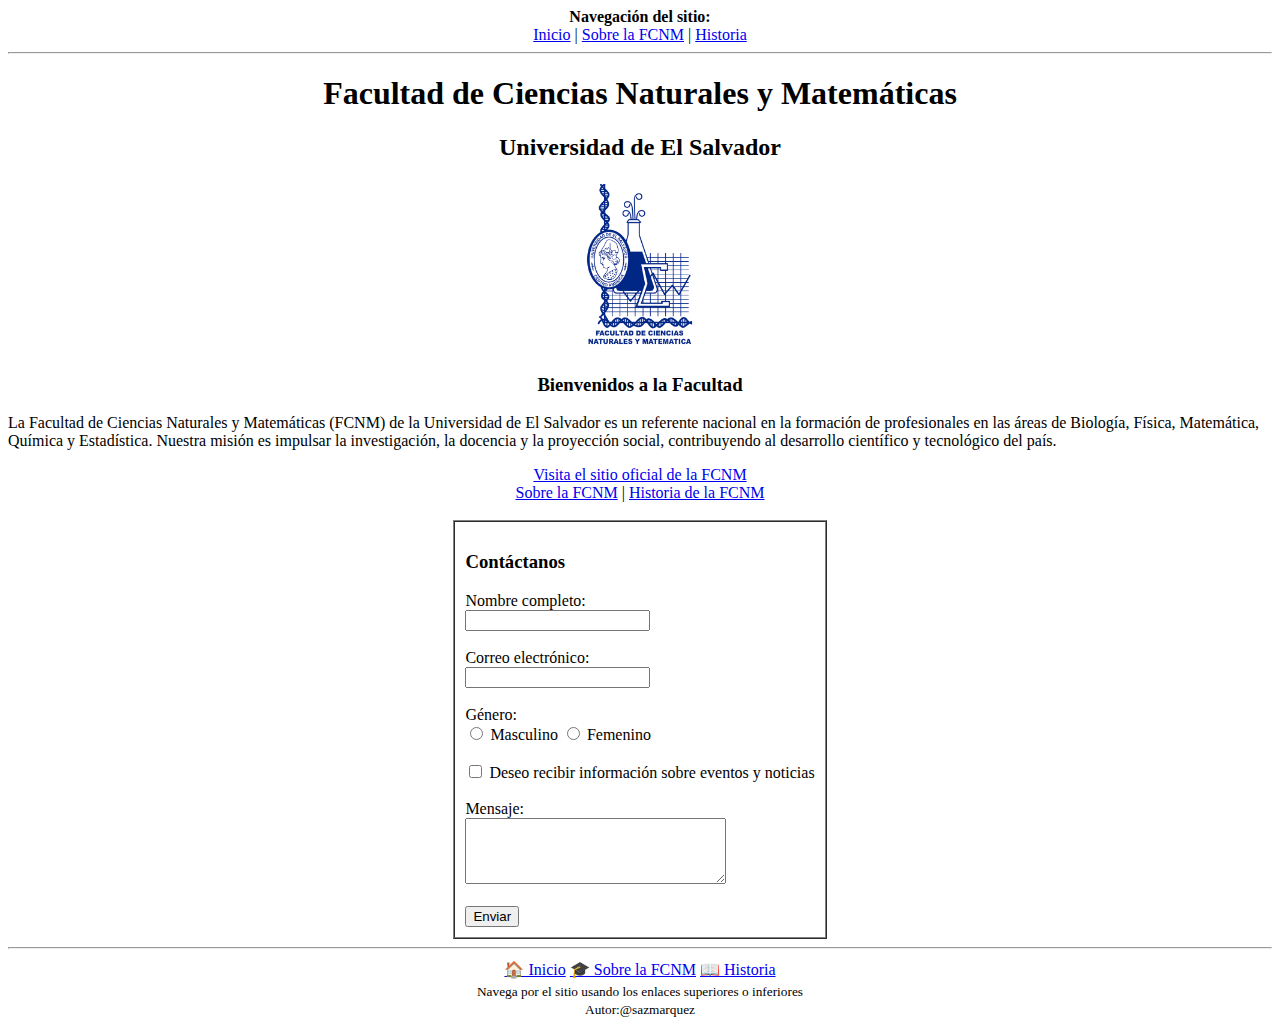
<file: sitiowebHTML/index.html>
<!DOCTYPE html>
    <html lang="es">
    <head>
        <meta charset="UTF-8">
        <meta name="viewport" content="width=device-width, initial-scale=1.0">
        <title>Facultad de Ciencias Naturales y Matemáticas - UES</title>
    </head>
    <body>
        <center>
            <b>Navegación del sitio:</b><br>
            <a href="index.html">Inicio</a> |
            <a href="fcnm.html">Sobre la FCNM</a> |
            <a href="historia.html">Historia</a>
            <hr>
            <h1>Facultad de Ciencias Naturales y Matemáticas</h1>
            <h2>Universidad de El Salvador</h2>
            <img src="./img/Logo_facultad_azul.png" alt="Logo de la FCNM UES" width="120">
            <h3>Bienvenidos a la Facultad</h3>
        </center>
        <p>
            La Facultad de Ciencias Naturales y Matemáticas (FCNM) de la Universidad de El Salvador es un referente nacional en la formación de profesionales en las áreas de Biología, Física, Matemática, Química y Estadística. Nuestra misión es impulsar la investigación, la docencia y la proyección social, contribuyendo al desarrollo científico y tecnológico del país.
        </p>
        <center><a href="https://www.facebook.com/Naturales.UES/?locale=es_LA">Visita el sitio oficial de la FCNM</a></center>

        <center>
            <a href="fcnm.html">Sobre la FCNM</a> |
            <a href="historia.html">Historia de la FCNM</a>
        </center>

        <br>
        <center>
            <table border="1" cellpadding="10" cellspacing="0">
                <tr>
                    <td>
                        <form action="#" method="post">
                            <h3>Contáctanos</h3>
                            <label for="nombre">Nombre completo:</label><br>
                            <input type="text" id="nombre" name="nombre" required><br><br>

                            <label for="correo">Correo electrónico:</label><br>
                            <input type="email" id="correo" name="correo" required><br><br>

                            <label>Género:</label><br>
                            <input type="radio" id="masculino" name="genero" value="masculino" required>
                            <label for="masculino">Masculino</label>
                            <input type="radio" id="femenino" name="genero" value="femenino">
                            <label for="femenino">Femenino</label><br><br>

                            <input type="checkbox" id="suscripcion" name="suscripcion" value="si">
                            <label for="suscripcion">Deseo recibir información sobre eventos y noticias</label><br><br>

                            <label for="mensaje">Mensaje:</label><br>
                            <textarea id="mensaje" name="mensaje" rows="4" cols="30" required></textarea><br><br>

                            <input type="submit" value="Enviar">
                        </form>
                    </td>
                </tr>
            </table>
        </center>
    </body>
    <footer>
        <center>
            <hr>
            <table>
                <tr>
                    <td><a href="index.html">🏠 Inicio</a></td>
                    <td><a href="fcnm.html">🎓 Sobre la FCNM</a></td>
                    <td><a href="historia.html">📖 Historia</a></td>
                </tr>
            </table>
            <small>Navega por el sitio usando los enlaces superiores o inferiores</small>
            <br>
            <small>Autor:@sazmarquez</small>
        </center>
    </footer>
</html>
</file>
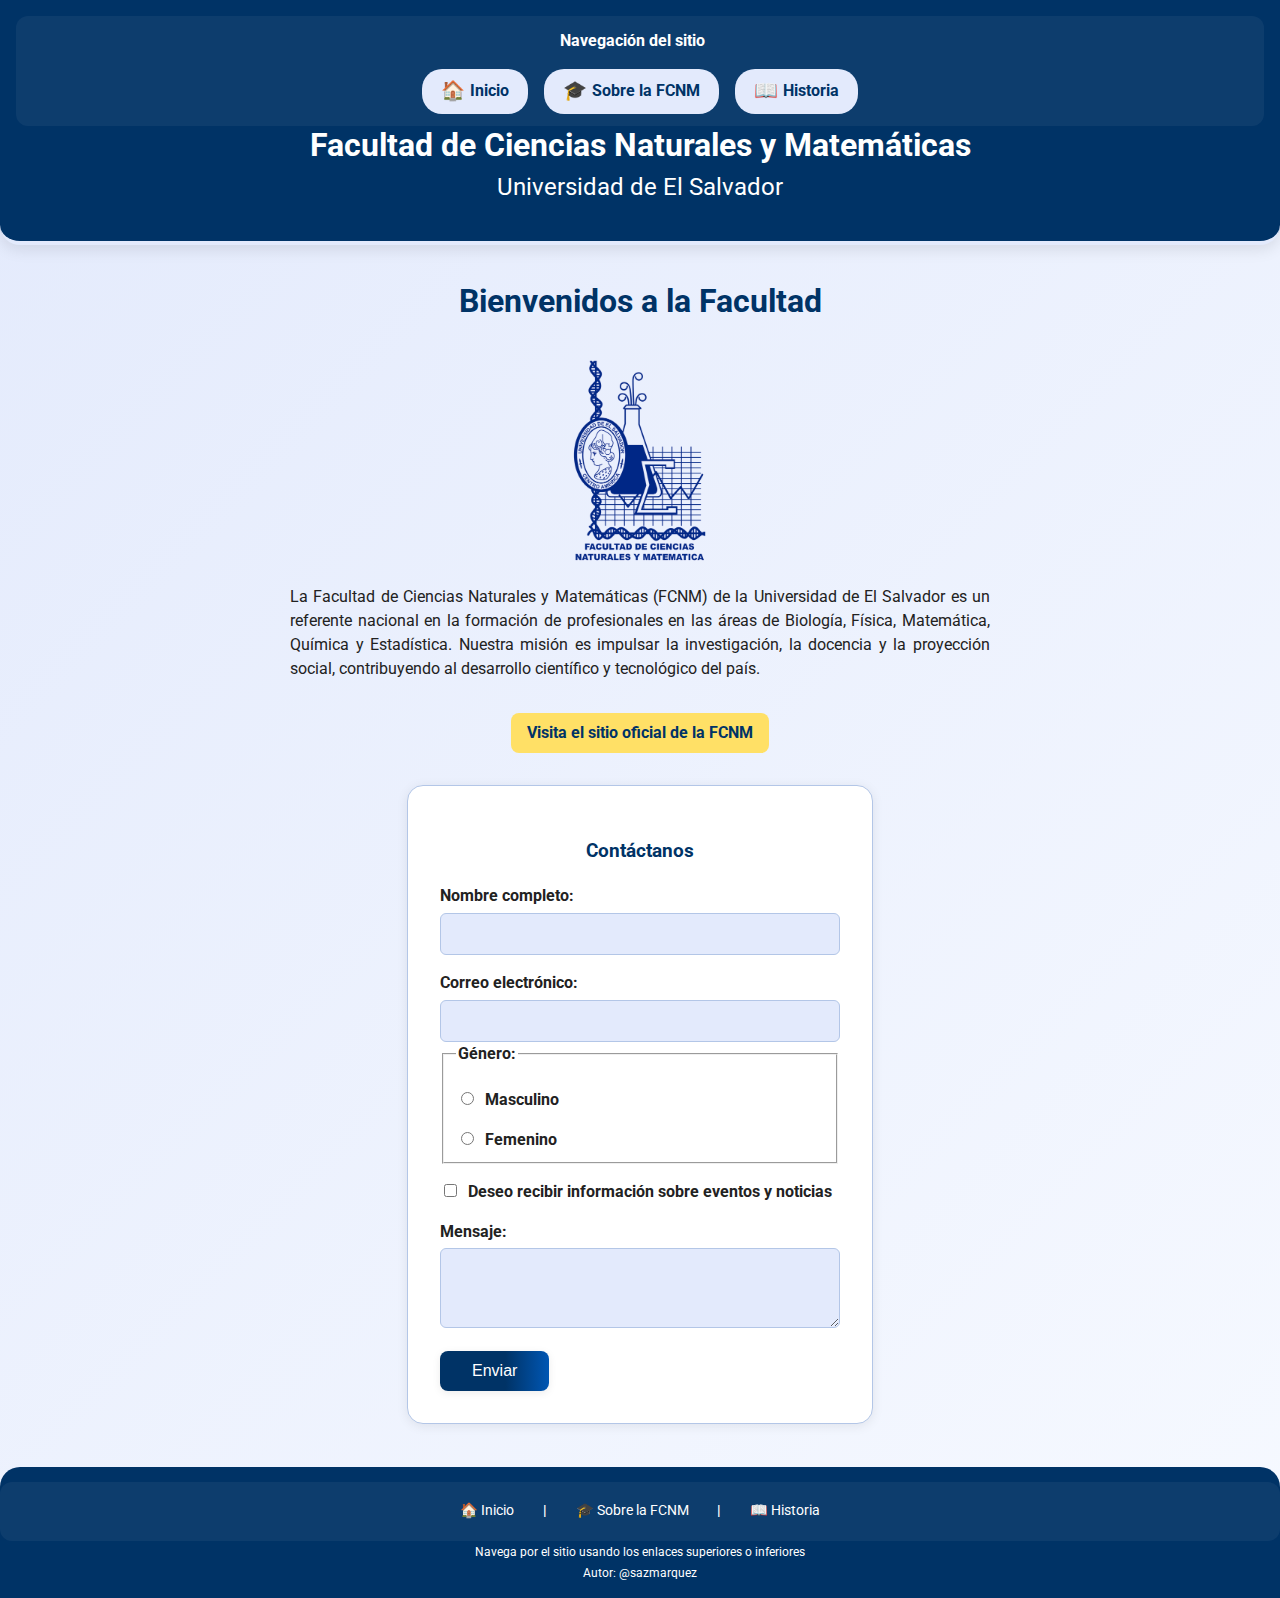
<file: M2_CSS_AlvaroSaz/sitiowebCSS/index.html>
<!DOCTYPE html>
<html lang="es">
<!-- Encabezado del documento -->
<head>
  <meta charset="UTF-8" />
  <meta name="viewport" content="width=device-width, initial-scale=1" />
  <title>Facultad de Ciencias Naturales y Matemáticas - UES</title>
  <link rel="stylesheet" href="styles.css" />
  <link href="https://fonts.googleapis.com/css2?family=Roboto:wght@400;700&display=swap" rel="stylesheet" />
</head>
<!-- Cuerpo del documento -->
<body>
  <header> <!-- Encabezado con navegación y título principal -->
    <nav>
      <span class="nav-titulo">Navegación del sitio</span><br/>
      <div class="nav-opciones">
        <ul class="nav-list"> <!-- Lista de enlaces de navegación -->
          <li><a href="index.html" class="nav-link"><span class="nav-icon">🏠</span> Inicio</a></li>
          <li><a href="fcnm.html" class="nav-link"><span class="nav-icon">🎓</span> Sobre la FCNM</a></li>
          <li><a href="historia.html" class="nav-link"><span class="nav-icon">📖</span> Historia</a></li>
        </ul>
      </div>
    </nav>
    <h1 class="main-title">Facultad de Ciencias Naturales y Matemáticas</h1>
    <h2 class="sub-title">Universidad de El Salvador</h2>
  </header>
  
  <!-- Sección principal del contenido -->
  <main>
    <section class="bienvenida">  <!-- Sección de bienvenida -->
      <h3 class="titulo-centrado">Bienvenidos a la Facultad</h3>
      <img src="./img/Logo_facultad_azul.png" alt="Logo de la FCNM UES" class="logo" />
      <p>
        La Facultad de Ciencias Naturales y Matemáticas (FCNM) de la Universidad de El Salvador es un referente nacional
        en la formación de profesionales en las áreas de Biología, Física, Matemática, Química y Estadística. Nuestra
        misión es impulsar la investigación, la docencia y la proyección social, contribuyendo al desarrollo científico
        y tecnológico del país.
      </p>
      <div class="centrado">
        <a href="https://www.facebook.com/Naturales.UES/?locale=es_LA" id="destacado" target="_blank" rel="noopener noreferrer">Visita el sitio oficial de la FCNM</a>
      </div>
    </section>
    <!-- Sección de formulario contacto -->
    <section class="formulario-contacto">
      <form action="#" method="post" class="formulario">
        <h3>Contáctanos</h3>
        <label for="nombre">Nombre completo:</label>
        <input type="text" id="nombre" name="nombre" required />

        <label for="correo">Correo electrónico:</label>
        <input type="email" id="correo" name="correo" required />

        <fieldset class="grupo-genero">
          <legend>Género:</legend>
          <label><input type="radio" id="masculino" name="genero" value="masculino" required /> Masculino</label>
          <label><input type="radio" id="femenino" name="genero" value="femenino" /> Femenino</label>
        </fieldset>

        <label><input type="checkbox" id="suscripcion" name="suscripcion" value="si" /> Deseo recibir información sobre eventos y noticias</label>

        <label for="mensaje">Mensaje:</label>
        <textarea id="mensaje" name="mensaje" rows="4" required></textarea>

        <input type="submit" value="Enviar" />
      </form>
    </section>
  </main>
  <!-- Pie de página con enlaces de navegación -->
  <footer>
    <nav>
      <a href="index.html">🏠 Inicio</a>
      <b>|</b>
      <a href="fcnm.html">🎓 Sobre la FCNM</a>
      <b>|</b>
      <a href="historia.html">📖 Historia</a>
    </nav>
    <small>Navega por el sitio usando los enlaces superiores o inferiores</small><br />
    <small>Autor: @sazmarquez</small>
  </footer>
</body>

</html>
</file>
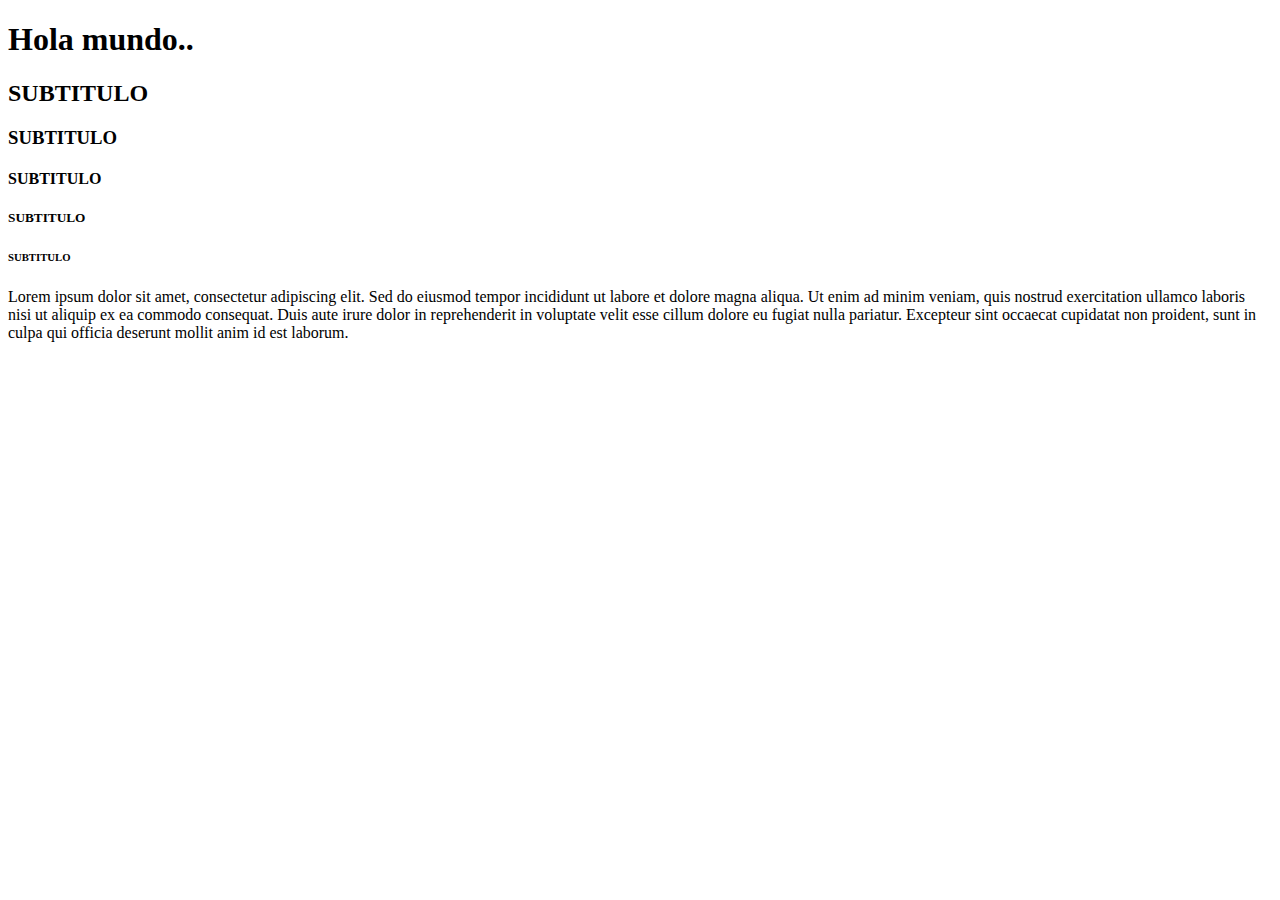
<file: clases HTML/encabezados_parrafo.html>
<!DOCTYPE html>
<!-- Declara que este documento es HTML5 --> 
<html lang="en">
<!-- Elemento raíz de toda la página HTML -->
    <head>
        <!-- Contiene metadatos como el título -->
        <meta charset="UTF-8">
        <!-- Define la codificación de caracteres del documento -->
        <meta name="viewport" content="width=device-width, initial-scale=1.0">
        <!-- Configura la vista para dispositivos móviles -->
        <title>Primera web</title>
        <!-- Título que aparece en la pestaña del navegador -->
    </head>   
    <body>
        <!-- Contenido visible de la página -->
        <h1>Hola mundo..</h1>
        <!-- Título principal de la página -->
        <h2>SUBTITULO</h2>
        <!-- Subtítulo de segundo nivel -->
        <h3>SUBTITULO</h3>
        <!-- Encabezado de tercer nivel -->
        <h4>SUBTITULO</h4>
        <!-- Encabezado de cuarto nivel -->
        <h5>SUBTITULO</h5>
        <!-- Encabezado de quinto nivel -->
        <h6>SUBTITULO</h6>
        <!-- Encabezado de sexto nivel -->
        <p>
            Lorem ipsum dolor sit amet, consectetur adipiscing elit. Sed do eiusmod tempor incididunt ut labore et dolore magna aliqua. Ut enim ad minim veniam, quis nostrud exercitation ullamco laboris nisi ut aliquip ex ea commodo consequat. Duis aute irure dolor in reprehenderit in voluptate velit esse cillum dolore eu fugiat nulla pariatur. Excepteur sint occaecat cupidatat non proident, sunt in culpa qui officia deserunt mollit anim id est laborum.
        </p>
        <!-- Párrafo de texto con contenido ficticio -->
        
    </body>
</html>
</file>
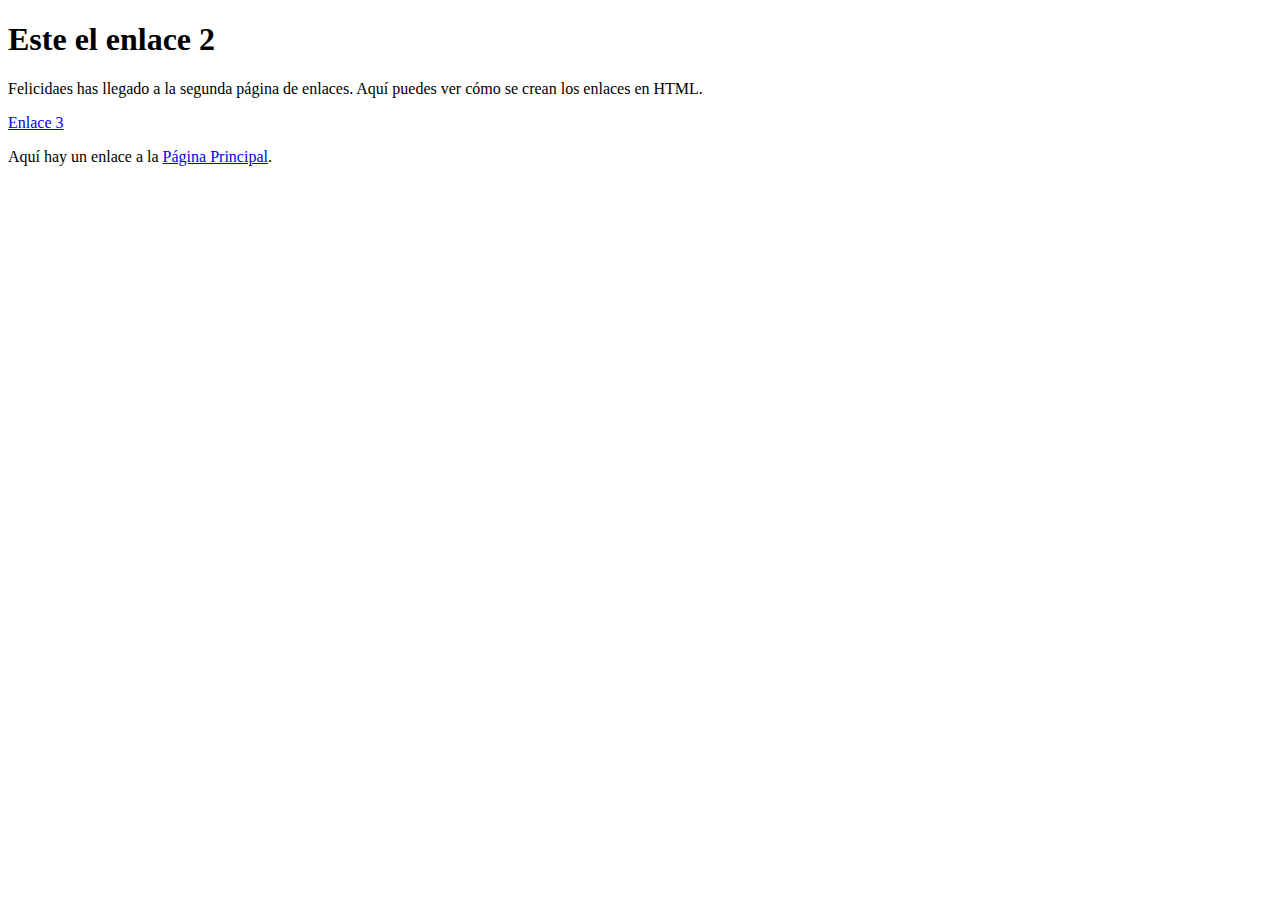
<file: clases HTML/enlace2.html>
<!DOCTYPE html>
<html lang="en">
<head>
    <meta charset="UTF-8">
    <meta name="viewport" content="width=device-width, initial-scale=1.0">
    <title>Enlace 2</title>
</head>
<body>
    <h1>Este el enlace 2</h1>
    <p>
        Felicidaes has llegado a la segunda página de enlaces. Aquí puedes ver cómo se crean los enlaces en HTML.
    </p>
    
    <p>
        <a href="enlace3.html">Enlace 3</a>
    </p>
    
    <p>
        Aquí hay un enlace a la <a href="enlaces.html">Página Principal</a>.
    </p>    
</body>
</html>
</file>
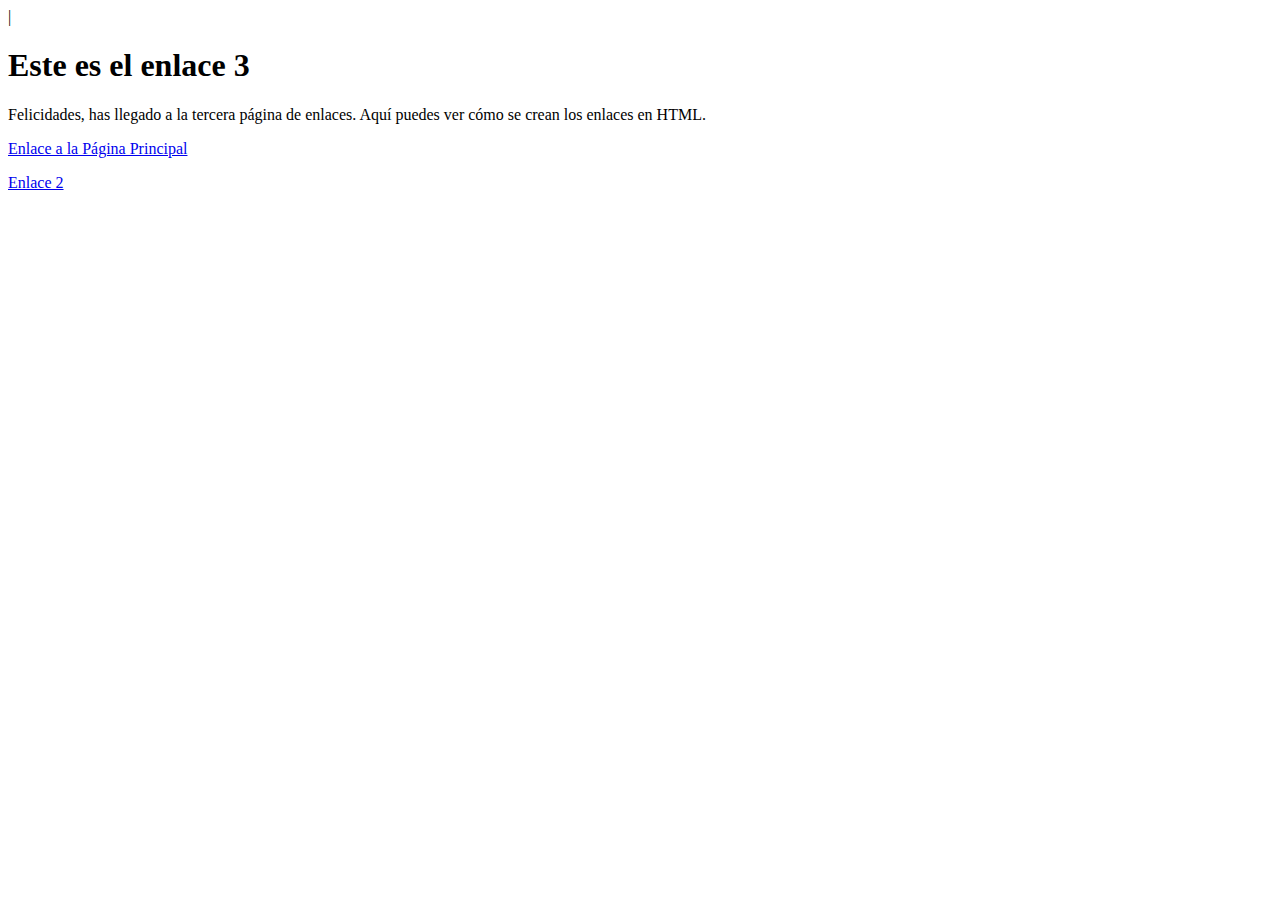
<file: clases HTML/enlace3.html>
<!DOCTYPE html>
<html lang="en">
<head>
    <meta charset="UTF-8">
    <meta name="viewport" content="width=device-width, initial-scale=1.0">
    <title>Enlace 3</title>
    <!-- Título que aparece en la pestaña del navegador -->|
</head>
<body>
    <h1>Este es el enlace 3</h1>
    <!-- Encabezado principal de la página -->

    <p>
        Felicidades, has llegado a la tercera página de enlaces. Aquí puedes ver cómo se crean los enlaces en HTML.
    </p>
    <!-- Párrafo de texto con contenido descriptivo -->

    <p>
        <a href="enlaces.html">Enlace a la Página Principal</a>
        <!-- Enlace hacia la página principal -->
    </p>

    <p>
        <a href="enlace2.html">Enlace 2</a>
        <!-- Enlace hacia la segunda página -->
    </p>
    
</body>
</html>
</file>
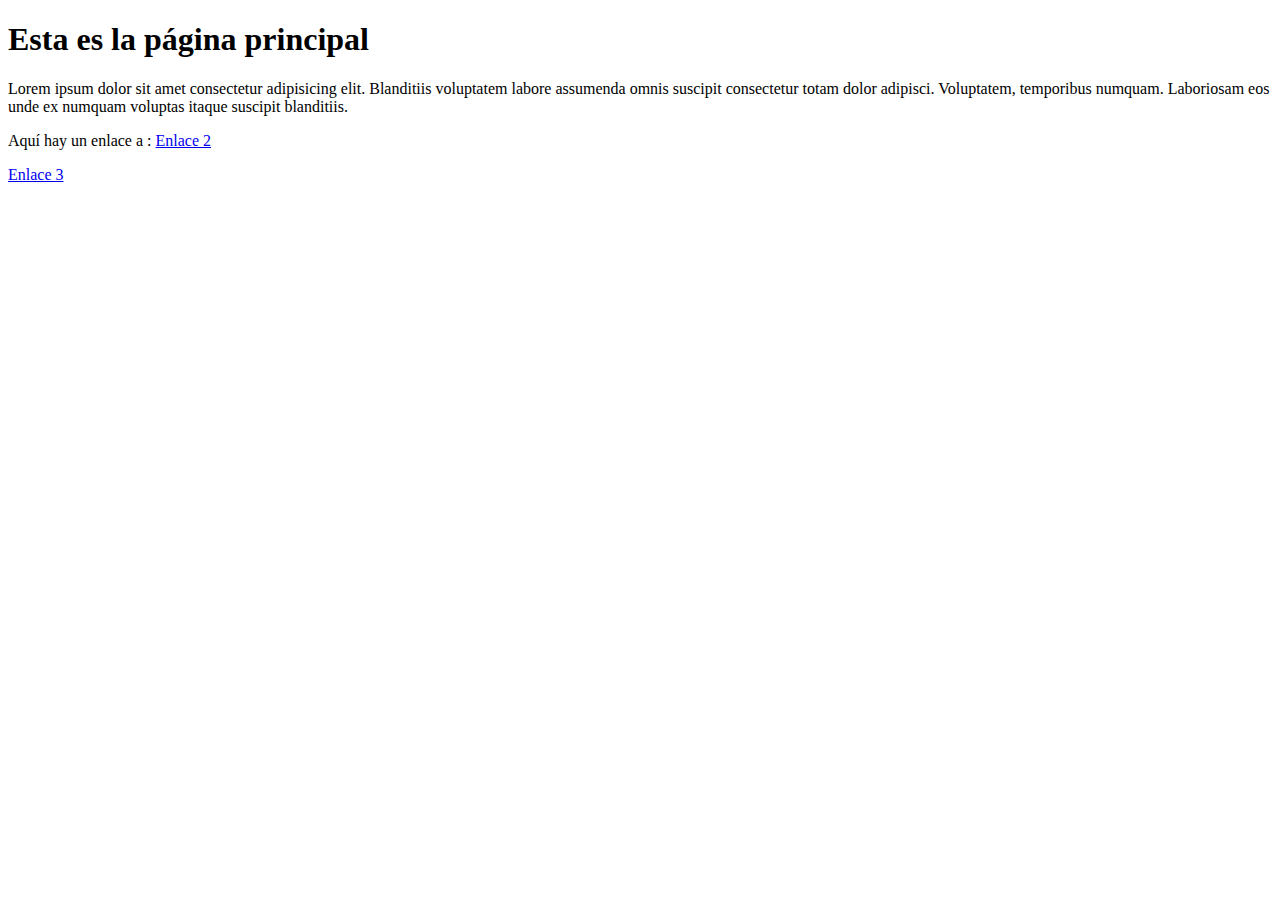
<file: clases HTML/enlaces.html>
<!DOCTYPE html>
<!-- Declara que este documento es HTML5 -->
<html lang="en">
<!-- Elemento raíz de toda la página HTML -->
    <head>
        <!-- Contiene metadatos como el título -->
        <meta charset="UTF-8">
        <!-- Define la codificación de caracteres del documento -->
        <meta name="viewport" content="width=device-width, initial-scale=1.0">
        <!-- Configura la vista para dispositivos móviles -->
        <title>Enlaces</title>
        <!-- Título que aparece en la pestaña del navegador -->
    </head>
    <!-- Cierre del elemento head -->
    <body>
        <!-- Contenido visible de la página -->
        <h1>Esta es la página principal</h1>
        <!-- Encabezado principal de la página --> 
        
        <p>
            Lorem ipsum dolor sit amet consectetur adipisicing elit. Blanditiis voluptatem labore assumenda omnis suscipit
            consectetur totam dolor adipisci. Voluptatem, temporibus numquam. Laboriosam eos unde ex numquam voluptas itaque
            suscipit blanditiis.
            <!-- Párrafo de ejemplo usando texto de relleno -->
        </p>
        
        <p>
            Aquí hay un enlace a : <a href="../clases HTML/enlace2.html" target="_blank" title="Enlace a la segunda página" >Enlace 2</a> 
            <!-- Enlace hacia la segunda página (ubicada en una carpeta superior) --> <!-- target="_blank" abre el enlace en una nueva pestaña --> 
            <!-- title="..." muestra un texto al pasar el cursor --> 

        </p>
        
        <p>
            <a href="enlace3.html" target="_blank" title="Enlace a la tercera página">Enlace 3</a>
            <!-- Enlace hacia la tercera página (ubicada en la misma carpeta) -->
        </p>
    
    </body>
</html>
</file>
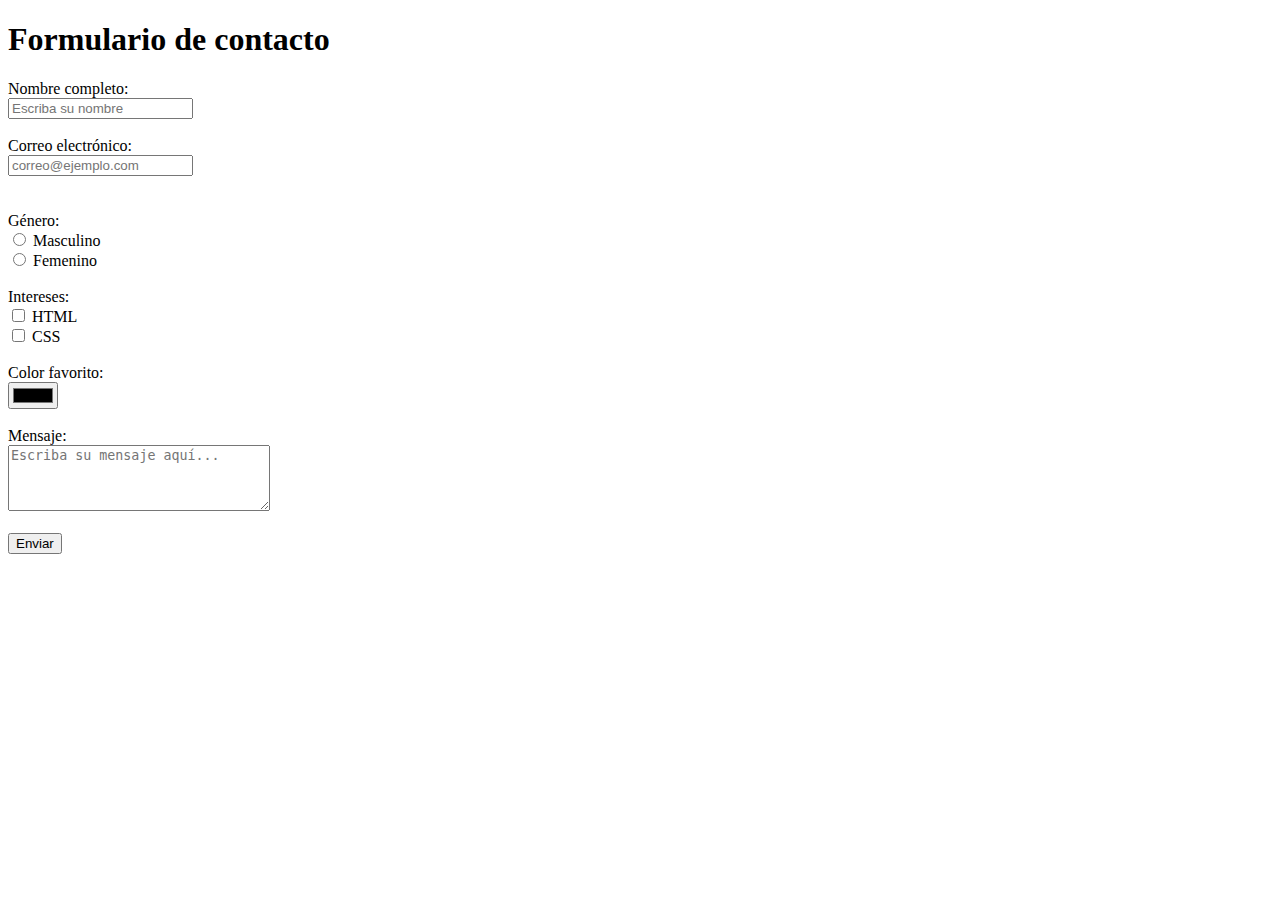
<file: clases HTML/formulario.html>
<!DOCTYPE html>
<html lang="en">
    <head>
        <meta charset="UTF-8">
        <meta name="viewport" content="width=device-width, initial-scale=1.0">
        <title>Formulario de contacto</title>
    </head>
    <body>
        <h1>Formulario de contacto</h1>
        
        <form>
            <!-- Campo de texto con etiqueta y placeholder --> 
            <label for="nombre">Nombre completo:</label><br>
            <input type="text" id="nombre" name="nombre"placeholder="Escriba su nombre" required><br><br>   
            
            <!-- Campo para correo con validación y placeholder --> 
            <label for="correo">Correo electrónico:</label><br>
            <input type="text" id="correo" name="Correo"placeholder="correo@ejemplo.com" required><br><br><br>
            
            <!-- Botones de opción (radio) para género --> 
            <label>Género:</label><br> 
            <input type="radio" id="masculino" name="genero" value="Masculino"> <label for="masculino">Masculino</label><br> 
            <input type="radio" id="femenino" name="genero" value="Femenino"> <label for="femenino">Femenino</label><br><br>

            <!-- Botones de opción (Checkbox) para opciones --> 
            <label>Intereses:</label><br>
            <input type="checkbox" id="html" name="interes" value="HTML">
            <label for="html">HTML</label><br>

            <input type="checkbox" id="css" name="interes" value="CSS">
            <label for="html">CSS</label><br><br>

            <!-- Selector de color --> 
            <label for="color">Color favorito:</label><br> 
            <input type="color" id="color" name="color"><br><br> 

            <!-- Área de texto con placeholder --> 
            <label for="mensaje">Mensaje:</label><br> 
            <textarea id="mensaje" name="mensaje" rows="4" cols="30" placeholder="Escriba su mensaje aquí..."></textarea><br><br> 

            <button type="submit">Enviar</button>
        </form>   
    </body>
</html>
</file>
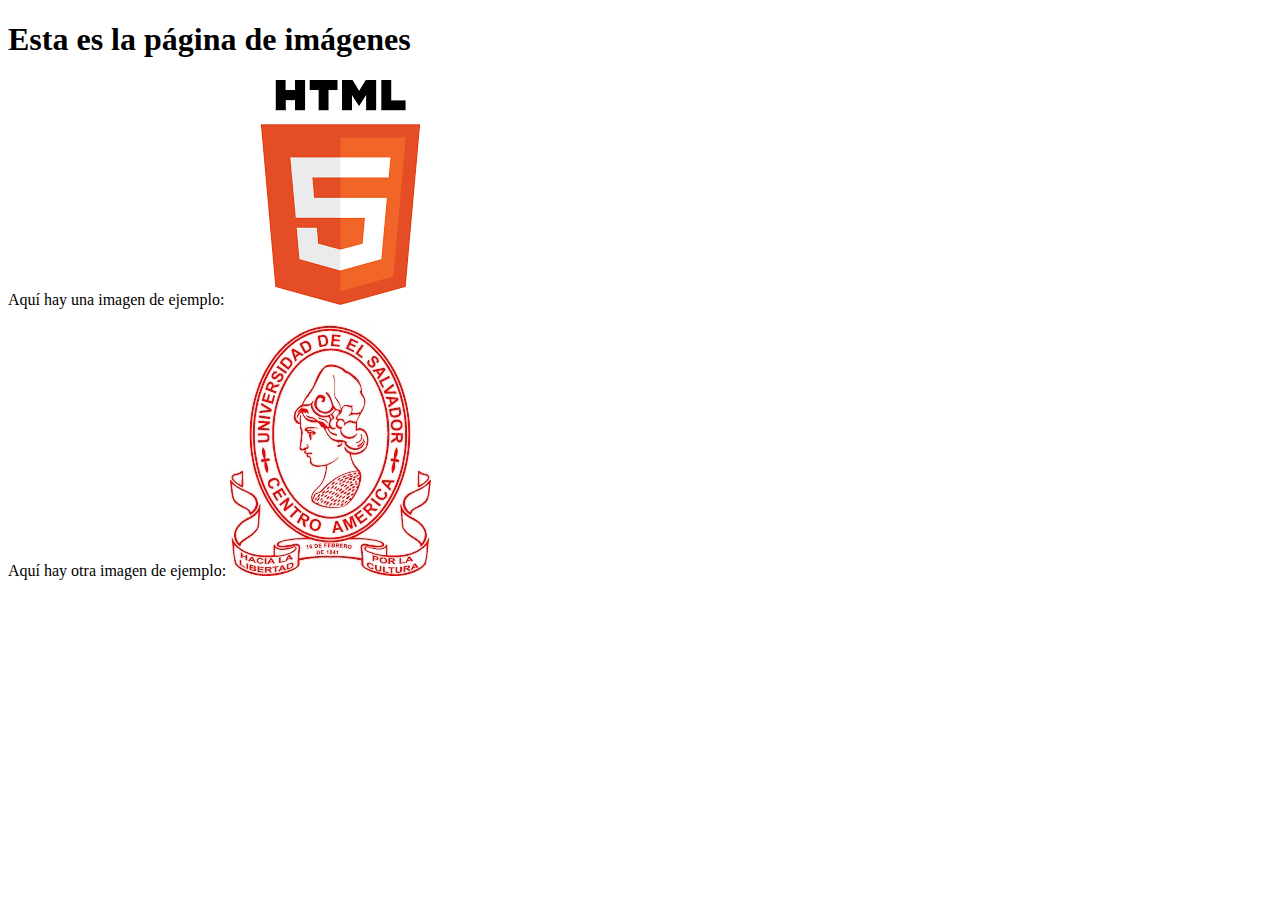
<file: clases HTML/imagenes.html>
<!DOCTYPE html>
    <html lang="en">
    <head>
        <meta charset="UTF-8">
        <meta name="viewport" content="width=device-width, initial-scale=1.0">
        <title>Imágenes</title>
    </head>
    <body>
        <h1>Esta es la página de imágenes</h1>
        
        <p>
            Aquí hay una imagen de ejemplo:
            <img src="../clases HTML/imagenes/descarga.png" 
            alt="Imagen de descarga" 
            title="este es el logo de html">
            <!-- Imagen desde una URL externa -->
        </p>

        <p>
            Aquí hay otra imagen de ejemplo:
            <img src="./imagenes/logoUES.jpg" 
            alt="Imagen de la UES" 
            title="este es un logo de la UES">
            <!-- Imagen desde un archivo local (asegúrate de que el archivo exista en la misma carpeta) -->
        </p>
        
    </body>
</html>
</file>
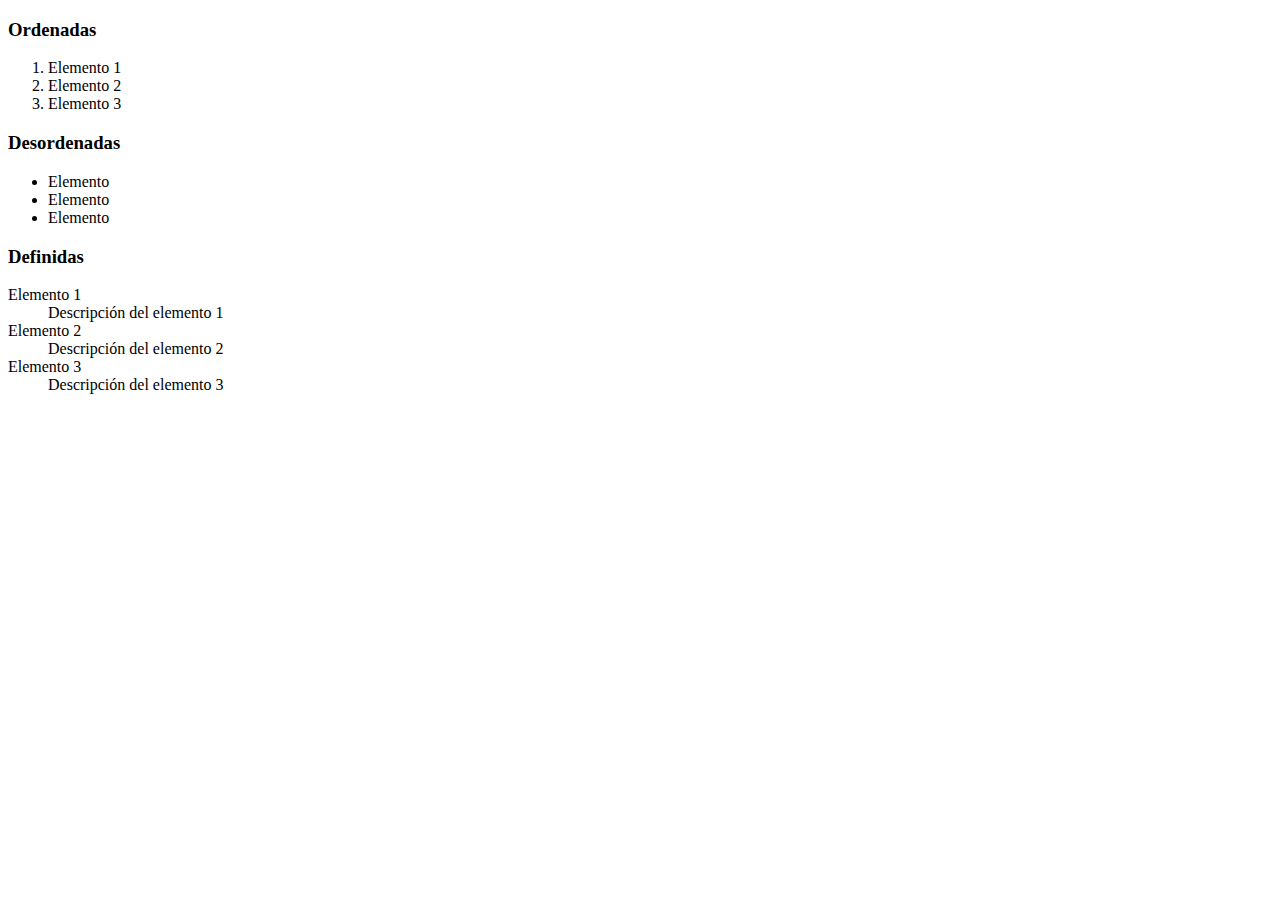
<file: clases HTML/listas.html>
<!DOCTYPE html>
<!-- Indica que este documento está escrito en HTML5 -->
<html lang="en">
  <!-- Elemento raíz que envuelve todo el contenido de la página web -->
  <head>
    <!-- Contiene metadatos sobre el documento -->
    <meta charset="UTF-8" />
    <!-- Define la codificación de caracteres utilizada en el documento -->
    <meta name="viewport" content="width=device-width, initial-scale=1.0" />
    <!-- Configura la vista para dispositivos móviles, asegurando que se ajuste al ancho del dispositivo -->
    <title>Listas</title>
    <!-- Título que aparece en la pestaña del navegador -->
  </head>
  <body>
    <!-- Contenido visible de la página web -->
    <h3>Ordenadas</h3>
    <!-- Encabezado de tercer nivel para la sección de listas ordenadas -->
    <ol>
    <!-- Lista ordenada, los elementos se numeran automáticamente -->
      <li>Elemento 1</li>
        <!-- Primer elemento de la lista ordenada -->
      <li>Elemento 2</li>
        <!-- Segundo elemento de la lista ordenada -->
      <li>Elemento 3</li>
        <!-- Tercer elemento de la lista ordenada -->
    </ol>
    <!-- Cierre de la lista ordenada -->
    <h3>Desordenadas</h3>
    <!-- Encabezado de tercer nivel para la sección de listas desordenadas -->
    <ul>
    <!-- Lista desordenada, los elementos se muestran con viñetas -->
      <li>Elemento</li>
        <!-- Primer elemento de la lista desordenada -->
      <li>Elemento</li>
        <!-- Segundo elemento de la lista desordenada -->
      <li>Elemento</li>
        <!-- Tercer elemento de la lista desordenada -->
    </ul>
    <!--ol>li*3-->
    <!-- Cierre de la lista desordenada -->
    <h3>Definidas</h3>
   <dl>
    <!-- Encabezado de tercer nivel para la sección de listas definidas -->
      <dt>Elemento 1</dt>
        <!-- Término definido en la lista -->
      <dd>Descripción del elemento 1</dd>
        <!-- Descripción del término definido -->
      <dt>Elemento 2</dt>
        <!-- Segundo término definido en la lista -->
      <dd>Descripción del elemento 2</dd>
        <!-- Descripción del segundo término definido -->
      <dt>Elemento 3</dt>
        <!-- Tercer término definido en la lista -->
      <dd>Descripción del elemento 3</dd>
        <!-- Descripción del tercer término definido -->
   </dl>
  </body>
</html>
<!-- Cierre del elemento raíz html -->
</file>
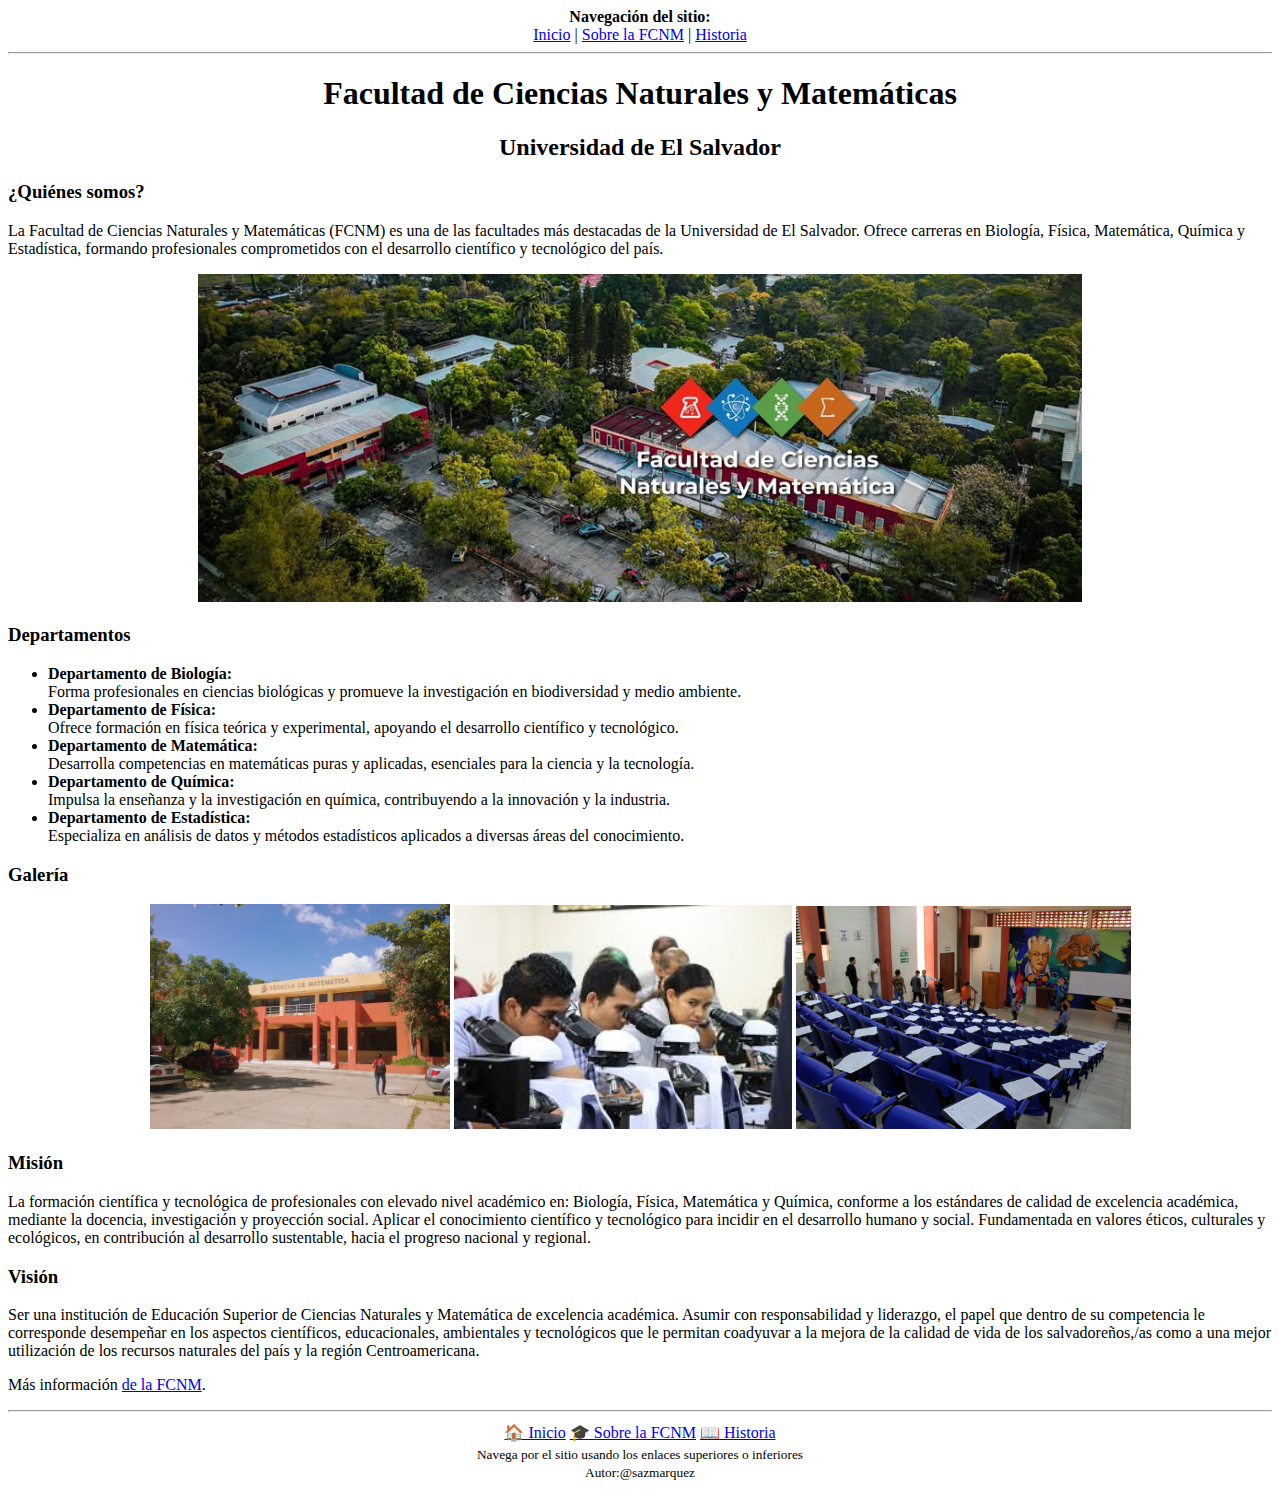
<file: sitiowebHTML/fcnm.html>
<!DOCTYPE html>
<html lang="es">
    <head>
        <meta charset="UTF-8">
        <meta name="viewport" content="width=device-width, initial-scale=1.0">
        <title>Sobre la FCNM - UES</title>
    </head>
    <body>
        <center>
            <b>Navegación del sitio:</b><br>
            <a href="index.html">Inicio</a> |
            <a href="fcnm.html">Sobre la FCNM</a> |
            <a href="historia.html">Historia</a>
            <hr>
            <h1>Facultad de Ciencias Naturales y Matemáticas</h1>
            <h2>Universidad de El Salvador</h2>
        </center>
        <section>
            <h3>¿Quiénes somos?</h3>
            <p>
                La Facultad de Ciencias Naturales y Matemáticas (FCNM) es una de las facultades más destacadas de la Universidad de El Salvador. Ofrece carreras en Biología, Física, Matemática, Química y Estadística, formando profesionales comprometidos con el desarrollo científico y tecnológico del país.
            </p>
            <center>
                <img src="./img/fcnUES.jpg" alt="Facultad de Ciencias Naturales y Matemáticas" width="70%">
            </center>
        </section>
        <section>
            <h3>Departamentos</h3>
            <ul>
                <li>
                    <b>Departamento de Biología:</b>
                        <br>Forma profesionales en ciencias biológicas y promueve la investigación en biodiversidad y medio ambiente.
                </li>
                <li>
                    <b>Departamento de Física:</b><br>
                    Ofrece formación en física teórica y experimental, apoyando el desarrollo científico y tecnológico.
                </li>
                <li>
                    <b>Departamento de Matemática:</b><br>
                    Desarrolla competencias en matemáticas puras y aplicadas, esenciales para la ciencia y la tecnología.
                </li>
                <li>
                    <b>Departamento de Química:</b><br>
                    Impulsa la enseñanza y la investigación en química, contribuyendo a la innovación y la industria.
                </li>
                <li>
                    <b>Departamento de Estadística:</b><br>
                    Especializa en análisis de datos y métodos estadísticos aplicados a diversas áreas del conocimiento.
                </li>
            </ul>
        </section>
        <section>
            <h3>Galería</h3>
            <center>
            <img src="./img/efcnm.jpg" alt="Edificio FCNM" width="300">
            <img src="./img/laboratorio.jpeg" alt="Laboratorio FCNM" width="338">
            <img src="./img/auditorium.jpg" alt="Auditorium FCNM" width="335">
            </center>
        </section>
        <section>
            <h3>Misión</h3>
            <p>
                La formación científica y tecnológica de profesionales con elevado nivel académico en: Biología, Física, Matemática y Química, conforme a los estándares de calidad de excelencia académica, mediante la docencia, investigación y proyección social. Aplicar el conocimiento científico y tecnológico para incidir en el desarrollo humano y social. Fundamentada en valores éticos, culturales y ecológicos, en contribución al desarrollo sustentable, hacia el progreso nacional y regional.
            </p>
        </section>
        <section>
            <h3>Visión</h3>
            <p>
                Ser una institución de Educación Superior de Ciencias Naturales y Matemática de excelencia académica. Asumir con responsabilidad y liderazgo, el papel que dentro de su competencia le corresponde desempeñar en los aspectos científicos, educacionales, ambientales y tecnológicos que le permitan coadyuvar a la mejora de la calidad de vida de los salvadoreños,/as como a una mejor utilización de los recursos naturales del país y la región Centroamericana.
            </p>
        <footer>
            <p>Más información <a href="https://es.wikipedia.org/wiki/Facultad_de_Ciencias_Naturales_y_Matem%C3%A1tica_de_la_Universidad_de_El_Salvador">de la FCNM</a>.</p>
            <center>
                <hr>
                <table>
                    <tr>
                        <td><a href="index.html">🏠 Inicio</a></td>
                        <td><a href="fcnm.html">🎓 Sobre la FCNM</a></td>
                        <td><a href="historia.html">📖 Historia</a></td>
                    </tr>
                </table>
                <small>Navega por el sitio usando los enlaces superiores o inferiores</small>
                <br>
                <small>Autor:@sazmarquez</small>
            </center>
        </footer>
    </body>
</html>
</file>
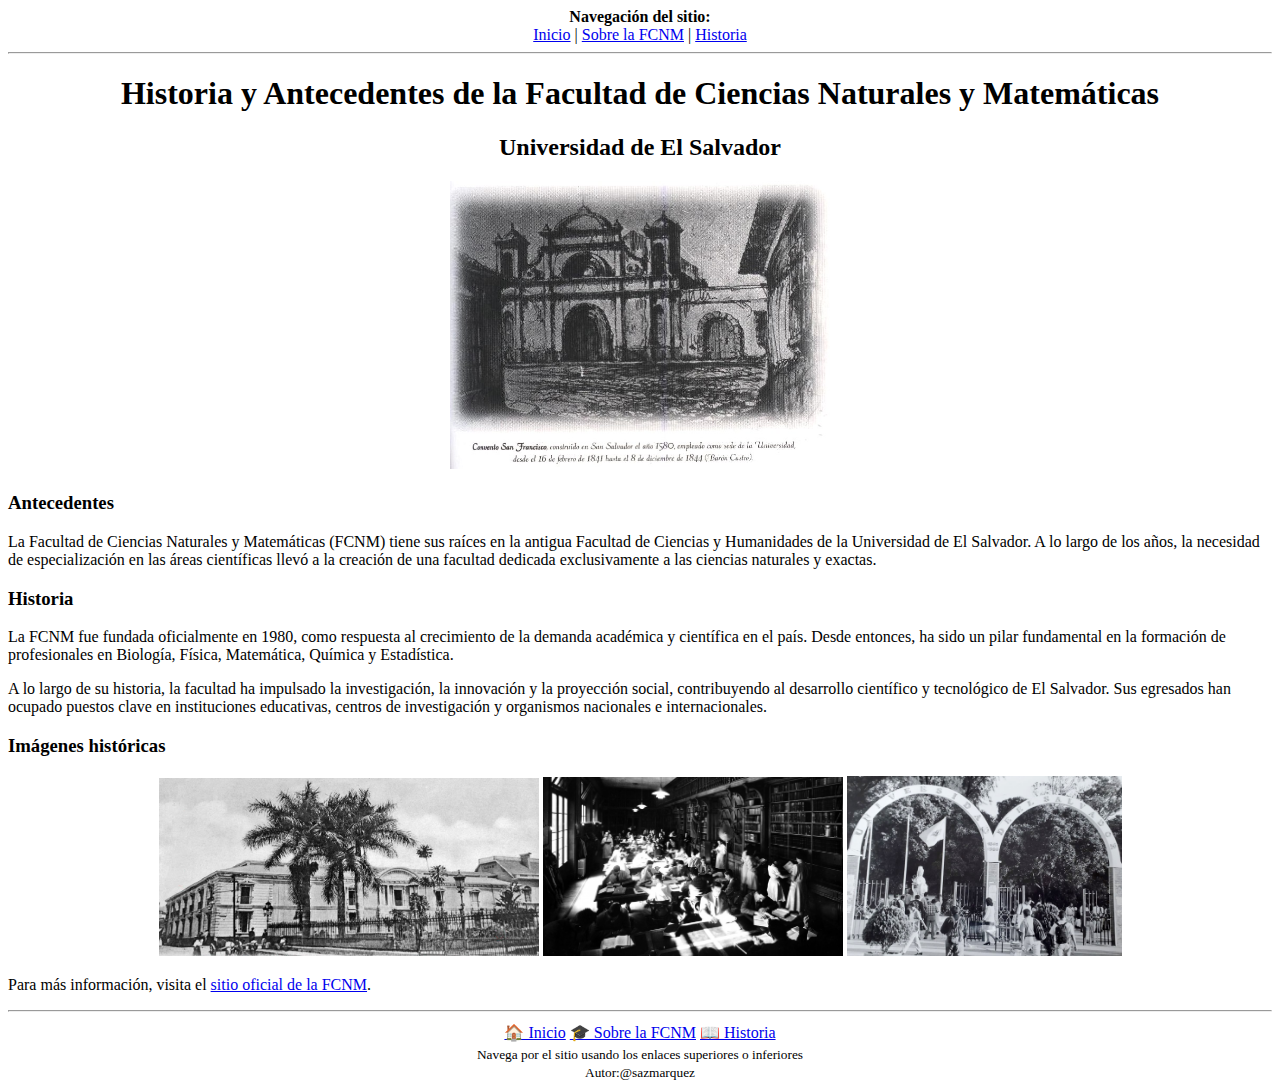
<file: sitiowebHTML/historia.html>
<!DOCTYPE html>
<html lang="es">
    <head>
        <meta charset="UTF-8">
        <meta name="viewport" content="width=device-width, initial-scale=1.0">
        <title>Historia de la FCNM - UES</title>
    </head>
    <body>
        <center>
            <b>Navegación del sitio:</b><br>
            <a href="index.html">Inicio</a> |
            <a href="fcnm.html">Sobre la FCNM</a> |
            <a href="historia.html">Historia</a>
            <hr>
            <h1>Historia y Antecedentes de la Facultad de Ciencias Naturales y Matemáticas</h1>
            <h2>Universidad de El Salvador</h2>
            <img src="./img/historiaUES.jpg" alt="Logo de la FCNM UES" width="30%">
        </center>
        <section>
            <h3>Antecedentes</h3>
            <p>
                La Facultad de Ciencias Naturales y Matemáticas (FCNM) tiene sus raíces en la antigua Facultad de Ciencias y Humanidades de la Universidad de El Salvador. A lo largo de los años, la necesidad de especialización en las áreas científicas llevó a la creación de una facultad dedicada exclusivamente a las ciencias naturales y exactas.
            </p>
        </section>
        <section>
            <h3>Historia</h3>
            <p>
                La FCNM fue fundada oficialmente en 1980, como respuesta al crecimiento de la demanda académica y científica en el país. Desde entonces, ha sido un pilar fundamental en la formación de profesionales en Biología, Física, Matemática, Química y Estadística.
            </p>
            <p>
                A lo largo de su historia, la facultad ha impulsado la investigación, la innovación y la proyección social, contribuyendo al desarrollo científico y tecnológico de El Salvador. Sus egresados han ocupado puestos clave en instituciones educativas, centros de investigación y organismos nacionales e internacionales.
            </p>
        </section>
        <section>
            <h3>Imágenes históricas</h3>
            <center>
                <img src="./img/uesHistoria.png" alt="Edificio antiguo de la FCNM" width="380">
                <img src="./img/biblioHistorico.jpg" alt="Biblioteca histórico de la FCNM" width="300">
                <img src="./img/entradaUES.jpg" alt="Entrada principal histórico de la FCNM" width="275">
            </center>
        </section>
        <footer>
            <p>Para más información, visita el <a href="https://www.facebook.com/Naturales.UES/?locale=es_LA">sitio oficial de la FCNM</a>.</p>
            <center>
                <hr>
                <table>
                    <tr>
                        <td><a href="index.html">🏠 Inicio</a></td>
                        <td><a href="fcnm.html">🎓 Sobre la FCNM</a></td>
                        <td><a href="historia.html">📖 Historia</a></td>
                    </tr>
                </table>
                    <small>Navega por el sitio usando los enlaces superiores o inferiores</small>
                    <br>
                    <small>Autor:@sazmarquez</small>
            </center>
        </footer>
    </body>
</html>
</file>
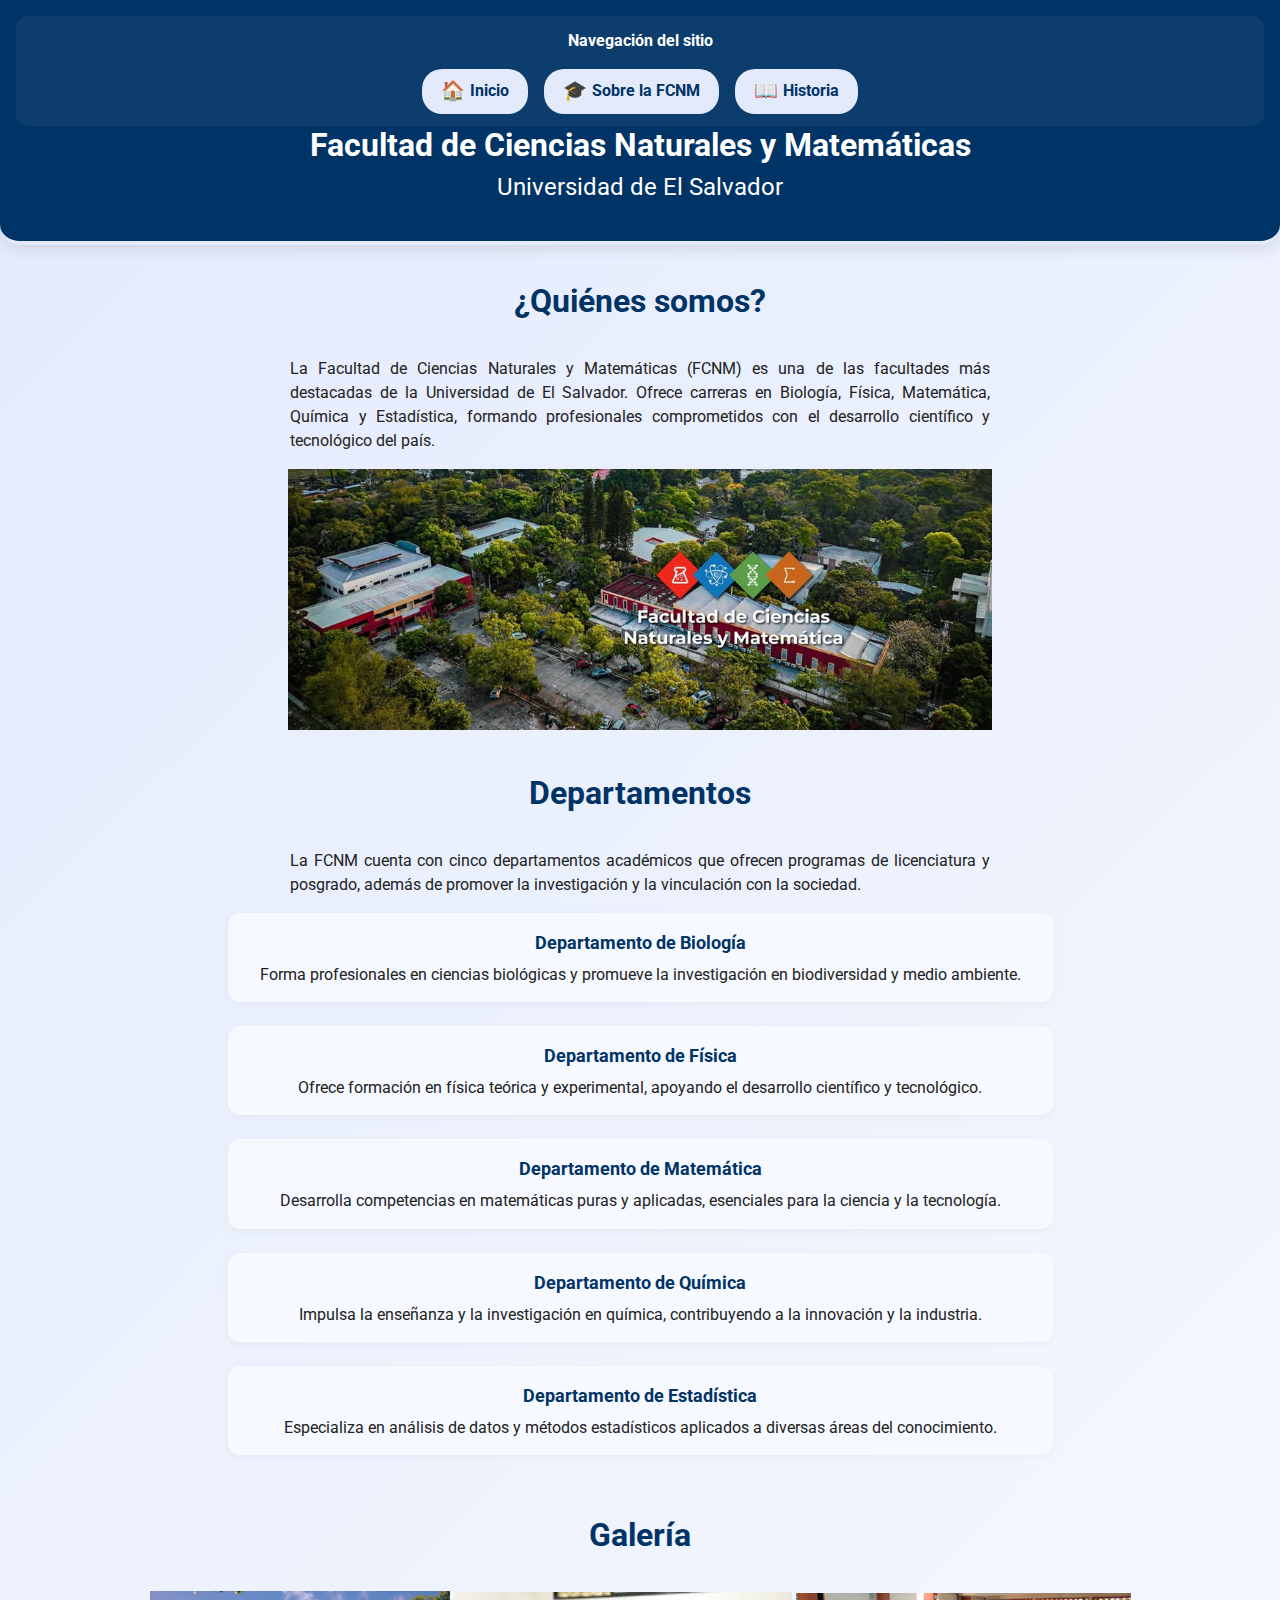
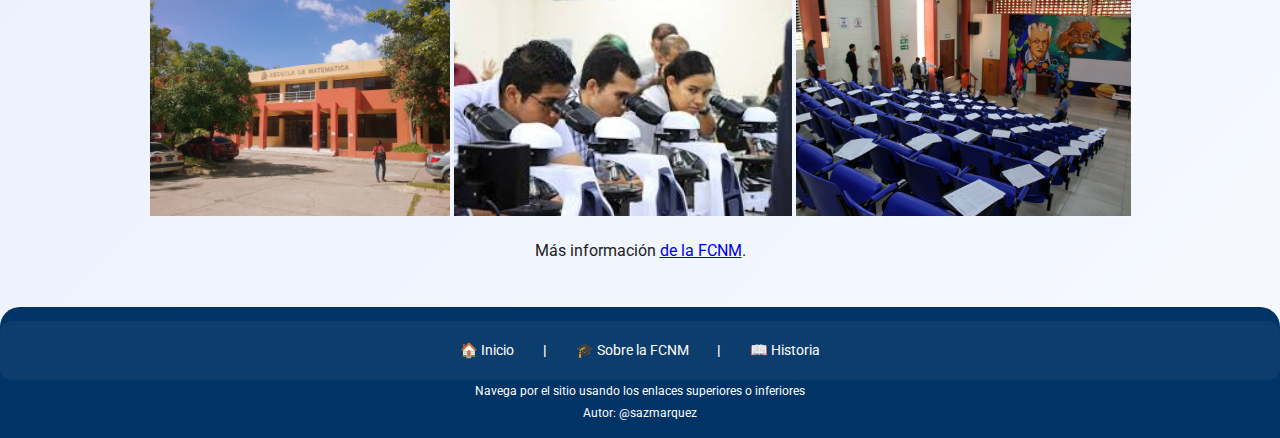
<file: M2_CSS_AlvaroSaz/sitiowebCSS/fcnm.html>
<!DOCTYPE html>
<html lang="es">
<!-- Encabezado del documento -->
<head>
  <meta charset="UTF-8" />
  <meta name="viewport" content="width=device-width, initial-scale=1" />
  <title>Sobre la FCNM - UES</title>
  <link rel="stylesheet" href="styles.css" />
  <link href="https://fonts.googleapis.com/css2?family=Roboto:wght@400;700&display=swap" rel="stylesheet" />
</head>
<!-- Cuerpo del documento -->
<body>
  <header>
    <nav>
      <span class="nav-titulo">Navegación del sitio</span>
      <div class="nav-opciones">
        <ul class="nav-list">
          <li><a href="index.html" class="nav-link"><span class="nav-icon">🏠</span> Inicio</a></li>
          <li><a href="fcnm.html" class="nav-link"><span class="nav-icon">🎓</span> Sobre la FCNM</a></li>
          <li><a href="historia.html" class="nav-link"><span class="nav-icon">📖</span> Historia</a></li>
        </ul>
      </div>
    </nav>
    <h1 class="main-title">Facultad de Ciencias Naturales y Matemáticas</h1>
    <h2 class="sub-title">Universidad de El Salvador</h2>
  </header>
  <!-- Sección principal del contenido -->
  <main>
    <section>
      <h3 class="titulo-centrado">¿Quiénes somos?</h3>
      <p class="texto-descripcion">
        La Facultad de Ciencias Naturales y Matemáticas (FCNM) es una de las facultades más destacadas 
        de la Universidad de El Salvador. Ofrece carreras en Biología, Física, Matemática, Química y Estadística, 
        formando profesionales comprometidos con el desarrollo científico y tecnológico del país.
      </p>
      <div class="centrado">
        <img src="./img/fcnUES.jpg" alt="Facultad de Ciencias Naturales y Matemáticas" width="55%" />
      </div>
    </section>
      <!-- Sección de misión y visión -->
    <section>
      <h3 class="titulo-centrado">Departamentos</h3>
      <p class="texto-descripcion">
        La FCNM cuenta con cinco departamentos académicos que ofrecen programas de licenciatura y posgrado, 
        además de promover la investigación y la vinculación con la sociedad.
      </p>
      <div class="centrado">
        <ul class="departamentos-centrado">
          <li>
            <span class="dep-titulo">Departamento de Biología</span>
            <span class="dep-desc">Forma profesionales en ciencias biológicas y promueve la investigación en biodiversidad y medio ambiente.</span>
          </li>
          <li>
            <span class="dep-titulo">Departamento de Física</span>
            <span class="dep-desc">Ofrece formación en física teórica y experimental, apoyando el desarrollo científico y tecnológico.</span>
          </li>
          <li>
            <span class="dep-titulo">Departamento de Matemática</span>
            <span class="dep-desc">Desarrolla competencias en matemáticas puras y aplicadas, esenciales para la ciencia y la tecnología.</span>
          </li>
          <li>
            <span class="dep-titulo">Departamento de Química</span>
            <span class="dep-desc">Impulsa la enseñanza y la investigación en química, contribuyendo a la innovación y la industria.</span>
          </li>
          <li>
            <span class="dep-titulo">Departamento de Estadística</span>
            <span class="dep-desc">Especializa en análisis de datos y métodos estadísticos aplicados a diversas áreas del conocimiento.</span>
          </li>
        </ul>
      </div>
    </section>
    <!-- Sección de contacto -->
    <section>
      <h3 class="titulo-centrado">Galería</h3>
      <div class="galeria centrado">
        <img src="./img/efcnm.jpg" alt="Edificio FCNM" width="300" />
        <img src="./img/laboratorio.jpeg" alt="Laboratorio FCNM" width="338" />
        <img src="./img/auditorium.jpg" alt="Auditorium FCNM" width="335" />
      </div>
    </section>
    <!-- Sección de contacto -->
    <p class="centrado">
      Más información <a href="https://es.wikipedia.org/wiki/Facultad_de_Ciencias_Naturales_y_Matem%C3%A1tica_de_la_Universidad_de_El_Salvador">de la FCNM</a>.
    </p>
  </main>
  <!-- Pie de página con enlaces de navegación -->
  <footer>
    <nav>
      <a href="index.html">🏠 Inicio</a>
      <b>|</b>
      <a href="fcnm.html">🎓 Sobre la FCNM</a>
      <b>|</b>
      <a href="historia.html">📖 Historia</a>
    </nav>
    <small>Navega por el sitio usando los enlaces superiores o inferiores</small><br />
    <small>Autor: @sazmarquez</small>
  </footer>
</body>

</html>
</file>
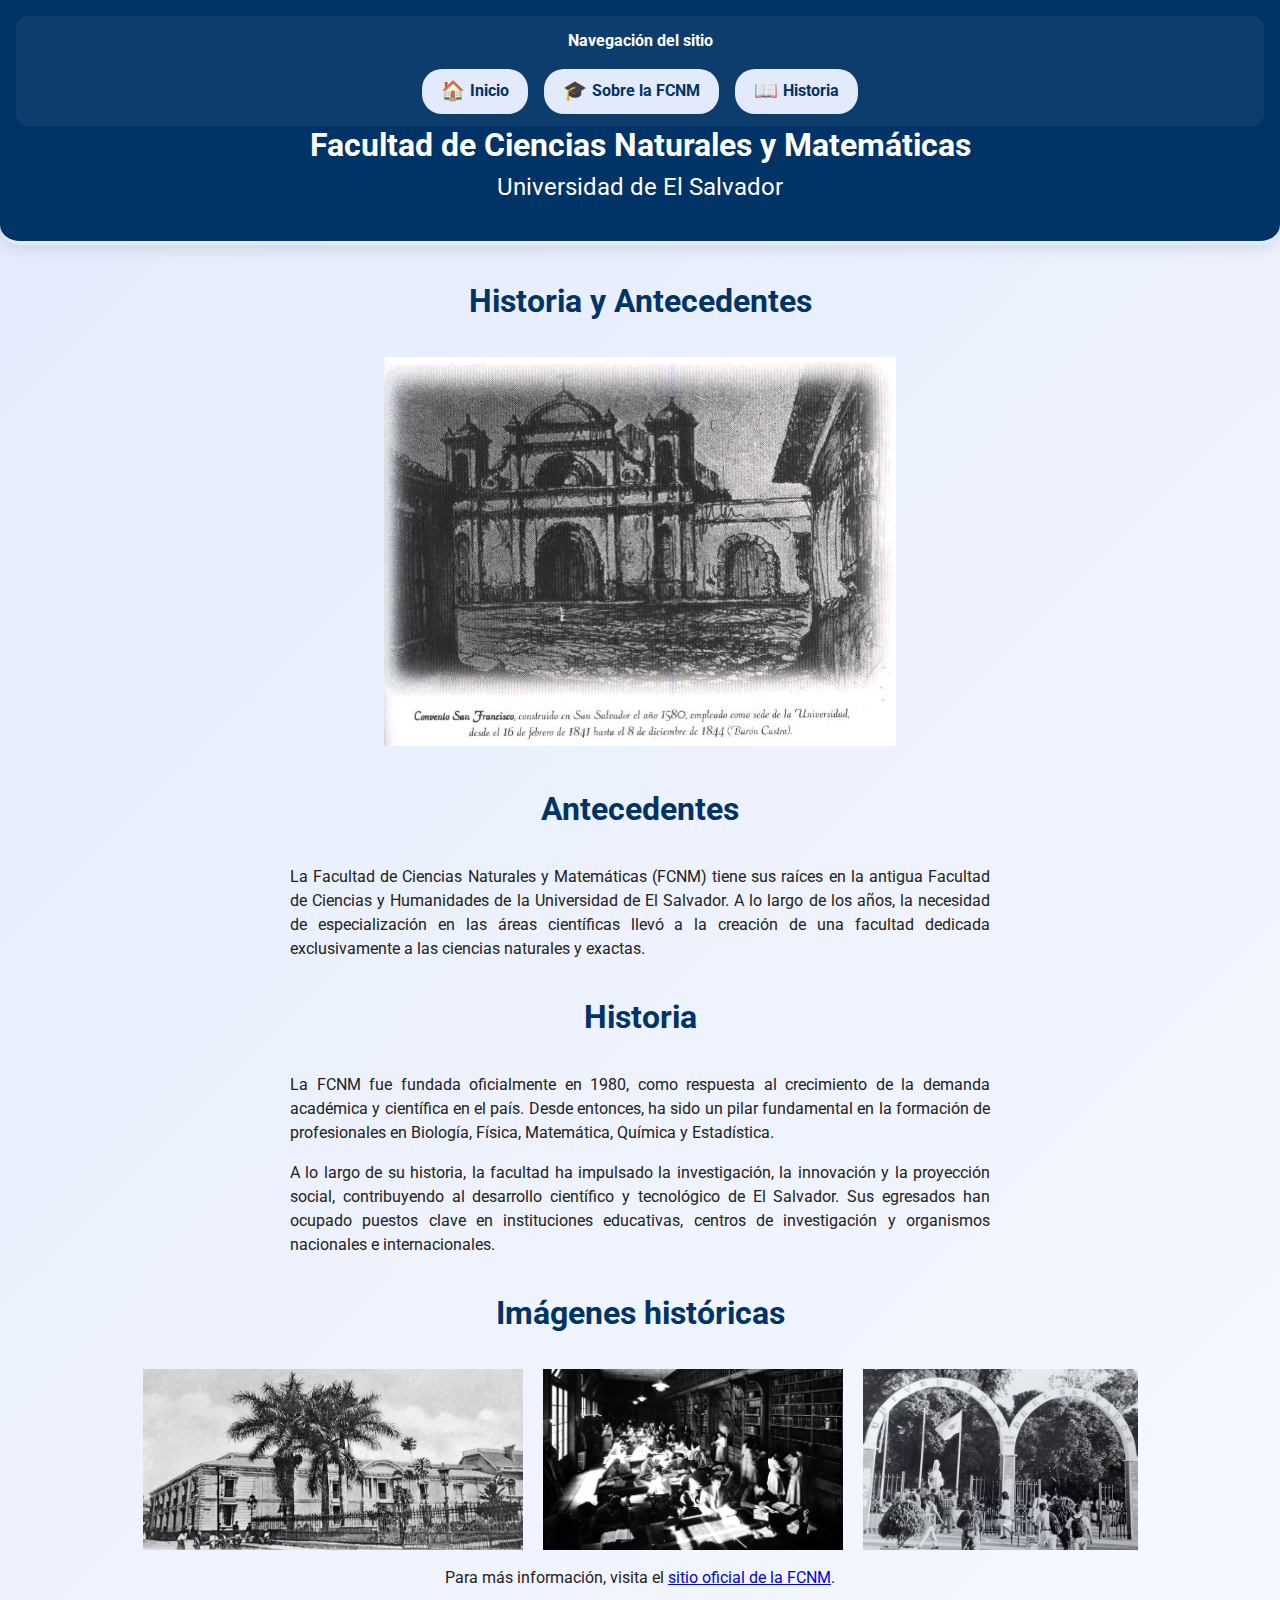
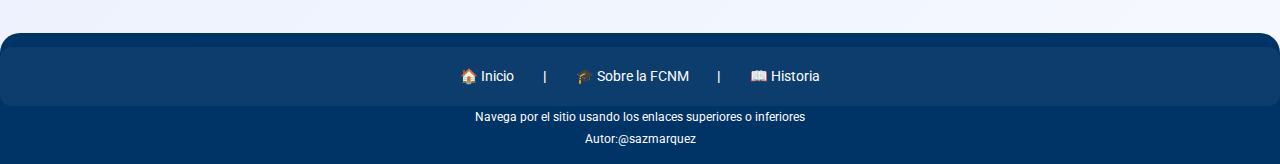
<file: M2_CSS_AlvaroSaz/sitiowebCSS/historia.html>
<!DOCTYPE html>
<html lang="es">
<!-- Encabezado del documento -->
<head>
  <meta charset="UTF-8">
  <meta name="viewport" content="width=device-width, initial-scale=1.0">
  <title>Historia de la FCNM - UES</title>
  <link rel="stylesheet" href="styles.css"> <!-- Enlace a la hoja de estilos -->
  <link href="https://fonts.googleapis.com/css2?family=Roboto:wght@400;700&display=swap" rel="stylesheet">
</head>
<!-- Cuerpo del documento -->
<body>
  <header>
    <nav>
      <span class="nav-titulo">Navegación del sitio</span>
      <div class="nav-opciones">
        <ul class="nav-list">
          <li><a href="index.html" class="nav-link"><span class="nav-icon">🏠</span> Inicio</a></li>
          <li><a href="fcnm.html" class="nav-link"><span class="nav-icon">🎓</span> Sobre la FCNM</a></li>
          <li><a href="historia.html" class="nav-link"><span class="nav-icon">📖</span> Historia</a></li>
        </ul>
      </div>
    </nav>
    <h1 class="main-title">Facultad de Ciencias Naturales y Matemáticas</h1>
    <h2 class="sub-title">Universidad de El Salvador</h2>
  </header>
  <!-- Sección principal del contenido -->
  <main>
    <section>
      <h3 class="titulo-centrado">Historia y Antecedentes</h3>
      <div class="centrado">
        <img src="./img/historiaUES.jpg" alt="Historia FCNM" width="40%">
      </div>
    </section>
    <!-- Sección de antecedentes -->
    <section>
      <h3 class="titulo-centrado">Antecedentes</h3>
      <p>
        La Facultad de Ciencias Naturales y Matemáticas (FCNM) tiene sus raíces en la antigua Facultad de Ciencias y
        Humanidades de la Universidad de El Salvador. A lo largo de los años, la necesidad de especialización en las
        áreas científicas llevó a la creación de una facultad dedicada exclusivamente a las ciencias naturales y exactas.
      </p>
    </section>
    <!-- Sección de historia -->
    <section>
      <h3 class="titulo-centrado">Historia</h3>
      <p>
        La FCNM fue fundada oficialmente en 1980, como respuesta al crecimiento de la demanda académica y científica
        en el país. Desde entonces, ha sido un pilar fundamental en la formación de profesionales en Biología,
        Física, Matemática, Química y Estadística.
      </p>
      <p>
        A lo largo de su historia, la facultad ha impulsado la investigación, la innovación y la proyección social,
        contribuyendo al desarrollo científico y tecnológico de El Salvador. Sus egresados han ocupado puestos clave
        en instituciones educativas, centros de investigación y organismos nacionales e internacionales.
      </p>
    </section>
    <!-- Sección de imágenes históricas -->
    <section>
      <h3 class="titulo-centrado">Imágenes históricas</h3>
      <div class="galeria">
        <div style="display: flex; justify-content: center; gap: 20px;">
          <img src="./img/uesHistoria.png" alt="Edificio antiguo de la FCNM" width="380">
          <img src="./img/biblioHistorico.jpg" alt="Biblioteca histórica FCNM " width="300">
          <img src="./img/entradaUES.jpg" alt="Entrada principal histórica FCNM" width="275">
        </div>
       
      </div>
    </section>
    <!-- Sección de contacto -->
    <div class="centrado">
      <p>Para más información, visita el <a href="https://www.facebook.com/Naturales.UES/?locale=es_LA" target="_blank">sitio oficial de la FCNM</a>.</p>
    </div>
  </main>
  <!-- Pie de página con enlaces de navegación -->
  <footer>
    <nav>
      <a href="index.html">🏠 Inicio</a>
      <b>|</b>
      <a href="fcnm.html">🎓 Sobre la FCNM</a>
      <b>|</b>
      <a href="historia.html">📖 Historia</a>
    </nav>
    <small>Navega por el sitio usando los enlaces superiores o inferiores</small><br>
    <small>Autor:@sazmarquez</small>
  </footer>
</body>

</html>
</file>
<file: M2_CSS_AlvaroSaz/sitiowebCSS/styles.css>
/* --------------------------- */
/*      FUENTE Y BASE         */
/* --------------------------- */
@import url('https://fonts.googleapis.com/css2?family=Roboto:wght@400;700&display=swap'); /* Importación de fuente Roboto */

body {                                            /* Estilos generales del cuerpo */
  font-family: 'Roboto', Arial, sans-serif;       /* Fuente Roboto con alternativas */  
  background: linear-gradient(135deg, #e3eafc, #f6f9ff); /* Fondo degradado claro gris */
  color: #222;                                             /* Color del texto */
  margin: 0;                                                 /* Sin margen */    
  padding: 0;                                                /* Sin padding */  
  line-height: 1.5;                                          /* Espaciado entre líneas */
}

/* --------------------------- */
/*        ENCABEZADO          */
/* --------------------------- */
header {                                         /* Encabezado del sitio */
  background-color: #003366;                   /* Color azul oscuro */  
  color: #fff;                                 /* Color del texto */
  text-align: center;                            /* Centrado del texto */
  padding: 1em 1em;                              /* Espaciado interno */
  border-radius:0 0 20px 20px;                   /* Bordes redondeados en la parte inferior */
  box-shadow: 0 4px 16px rgba(0, 0, 0, 0.1);   /* Sombra sutil */
  border-bottom: 4px solid #e3eafc;            /* Línea inferior clara */         
}

.main-title {               /* Título principal */
  font-size: 2rem;          /* Tamaño de fuente */
  margin: 0.5em 0;          /* Margen superior e inferior */ 
  line-height: 0.2;         /* Espaciado entre líneas */
}

.sub-title {                /* Subtítulo */
  font-size: 1.5rem;        /* Tamaño de fuente */
  font-weight: normal;      /* Peso de la fuente */
}

/* --------------------------- */
/*         NAVEGACIÓN         */
/* --------------------------- */
nav {                            /* Navegación principal */ 
  display: flex;                 /* Flexbox para alinear elementos */
  justify-content: center;       /* Centrado horizontal */     
  align-items: center;           /* Centrado vertical */
  gap: 1em;                      /* Espacio entre elementos */ 
  background-color: rgba(255, 255, 255, 0.05);    /* Fondo semitransparente */
  padding: 0.8em;             /* Espaciado interno */
  border-radius: 12px;        /* Bordes redondeados */
  flex-wrap: wrap;            /* Permite que los elementos se ajusten en varias líneas si es necesario */
}

.nav-list {                   /* Lista de navegación */  
  display: flex;              /* Flexbox para alinear elementos */
  list-style: none;           /* Elimina los puntos de la lista */
  gap: 1em;                   /* Espacio entre elementos */
  padding: 0;                 /* Sin padding */
  margin: 0;                  /* Sin margen */
}

.nav-link {                         /* Enlaces de navegación */  
  color: #003366;                 /* Color azul oscuro */
  background-color: #e3eafc;      /* Fondo claro para contraste */
  padding: 0.5em 1.2em;             /* Espaciado interno */
  border-radius: 20px;              /* Bordes redondeados */
  text-decoration: none;            /* Sin subrayado */
  font-weight: bold;                /* Negrita para destacar */
  font-size: 1em;                   /* Tamaño de fuente */  
  transition: all 0.3s;             /* Transición suave */  
  display: flex;                    /* Flexbox para alinear contenido */
  align-items: center;              /* Centrado vertical */
  gap: 0.3em;                       /* Espacio entre icono y texto */ 
}

.nav-link:hover {                   /* Efecto al pasar el cursor */
  background-color: #0056b3;      /* Fondo azul oscuro */
  color: #fff;                    /* Color del texto */ 
  box-shadow: 0 2px 8px rgba(0, 0, 0, 0.1); /* Sombra sutil */
}

.nav-icon {                /* Iconos de navegación */ 
  font-size: 1.2em;       /* Tamaño de fuente */
}

.nav-titulo {           /* Título de navegación */
  font-weight: bold;    /* Negrita para destacar */
  color: #fff;        /* Color blanco para contraste */
  font-size: 1em;       /* Tamaño de fuente */
  margin-bottom: 0em;   /* Espacio debajo del título */
  text-align: center;   /* Centrado del texto */
  width: 65%;          /* Ancho completo para ocupar todo el espacio */
}

/* --------------------------- */
/*    SECCIONES DE TEXTO       */
/* --------------------------- */
.titulo-centrado {              /* Clase para centrar títulos */
  text-align: center;           /* Alineación centrada */
  color: hsl(210, 100%, 20%); /* Color azul oscuro */
  font-size: 2em;               /* Tamaño de fuente */
  margin: 1em 0;                /* Margen superior e inferior */
  
}

p {                            /* Estilo para párrafos */
  max-width: 700px;            /* Ancho máximo del párrafo */
  margin: 1em auto;            /* Margen automático para centrar */
  text-align: justify;         /* Alineación justificada */
}

.centrado {                    /* Clase para centrar contenido */
  text-align: center;          /* Alineación centrada */
}

.centrado p {                  /* Párrafos centrados */  
  text-align: center;          /* Alineación centrada */
}

/* --------------------------- */
/*          LOGO FCNM          */
/* --------------------------- */
.logo {                         /* Logo de la institución */  
  display: block;               /* Para centrar el logo */
  margin: 0em auto;             /* Margen automático para centrar */
  max-width:150px;              /* Ancho máximo del logo */
  width: 25%;                   /* Ancho del logo */
  height: auto;                 /* Altura automática para mantener proporciones */
}

/* --------------------------- */
/*   ENLACE DESTACADO          */
/* --------------------------- */
#destacado {                     /* Sección destacada */
  background-color: #ffe066;   /* Fondo amarillo claro */
  color: #003366;              /* Texto azul oscuro */
  padding: 0.5em 1em;            /* Espaciado interno */ 
  border-radius: 8px;            /* Bordes redondeados */
  font-weight: bold;             /* Negrita para destacar */
  display: inline-block;         /* Para que ocupe solo el espacio necesario */      
  margin-top: 1em;               /* Margen superior */
  text-decoration: none;          /* Sin subrayado */
}

/* --------------------------- */
/*         FORMULARIO         */
/* --------------------------- */
.formulario {                     /* Estilo del formulario */
  background: #fff;             /* Fondo blanco */
  max-width: 400px;               /* Ancho máximo del formulario */
  margin: 2em auto;               /* Margen automático para centrar */  
  padding: 2em;                   /* Espaciado interno */
  border-radius: 16px;            /* Bordes redondeados */
  box-shadow: 0 2px 12px rgba(0, 0, 0, 0.08);   /* Sombra sutil */
  border: 1px solid #b3c6e7;    /* Borde claro */
}

.formulario h3 {                   /* Título del formulario */
  color: #003366;                /* Color azul oscuro */  
  margin-bottom: 1em;              /* Margen inferior */
  text-align: center;              /* Centrado del texto */
}

.formulario label {                /* Etiquetas del formulario */
  display: block;                  /* Para que cada etiqueta ocupe una línea completa */
  margin-top: 1em;                 /* Margen superior */
  font-weight: bold;               /* Negrita para destacar */  
}

.formulario input[type="text"],    /* Campos de texto */
.formulario input[type="email"],   /* Campos de correo electrónico */
.formulario textarea {             /* Área de texto */
  width: 100%;                     /* Ancho completo */
  padding: 0.7em;                  /* Espaciado interno */
  margin-top: 0.3em;               /* Margen superior */
  border-radius: 6px;              /* Bordes redondeados */ 
  border: 1px solid #b3c6e7;     /* Borde claro */
  font-size: 1em;                  /* Tamaño de fuente */
  background: #e3eafc;           /* Fondo claro */
  box-sizing: border-box;          /* Incluye padding y border en el ancho total */      
}

.formulario input[type="radio"],    /* Botones de opción */
.formulario input[type="checkbox"] {  /* Botones de verificación */
  margin-right: 0.5em;                /* Margen derecho */
  accent-color: #003366;            /* Color azul oscuro */
}

.formulario input[type="submit"] {    /* Botón de envío */
  background: linear-gradient(90deg, #003366 60%, #0056b3 100%);    /* Degradado azul */
  color: #fff;                      /* Color del texto */
  border: none;           /* Sin borde */
  padding: 0.7em 2em;     /* Espaciado interno */
  border-radius: 8px;     /* Bordes redondeados */
  margin-top: 1em;        /* Margen superior */
  font-size: 1em;         /* Tamaño de fuente */
  cursor: pointer;        /* Cambia el cursor al pasar por encima */
  transition: background 0.3s;    /* Transición suave al pasar el cursor */
  box-shadow: 0 2px 8px rgba(0, 0, 0, 0.08);    /* Sombra sutil */
}

.formulario input[type="submit"]:hover {  /* Efecto al pasar el cursor */
  background: linear-gradient(90deg, #0056b3 0%, #003366 100%);   /* Cambio de degradado */
}

.grupo-genero legend {    /* Leyenda del grupo de género */
  font-weight: bold;      /* Negrita para destacar */
  margin-top: 1em;        /* Margen superior */
}

/* ------------------------------------------------ */
/* Centrado especial para la lista de departamentos */
/* ------------------------------------------------ */
.departamentos-centrado { /* Clase para centrar la lista de departamentos */
  display: inline-block;  /* Permite centrar el bloque */
  text-align: center;     /* Centra el texto de los <li> */
  margin: 0 auto;         /* Centra el bloque en el contenedor */
  padding-left: 0;        /* Elimina el padding izquierdo */
  list-style: none;       /* Elimina los puntos de la lista */
}

.departamentos-centrado li {  /* Estilo para los elementos de la lista */
  margin-bottom: 1.5em;       /* Espacio entre los elementos */ 
  padding: 1em 2em;           /* Espaciado interno */
  background: #f6f9ff;      /* Fondo claro */    
  border-radius: 12px;        /* Bordes redondeados */   
  box-shadow: 0 2px 8px rgba(0,0,0,0.04); /* Sombra sutil */
  display: flex;              /* Flexbox para alinear contenido */  
  flex-direction: column;     /* Coloca los elementos en columna */
  align-items: center;        /* Centra los elementos hijos */
}

.dep-titulo {                 /* Título de cada departamento */
  font-weight: bold;          /* Negrita para destacar */
  font-size: 1.15em;          /* Tamaño de fuente */  
  color: #003366;           /* Color azul oscuro */ 
  margin-bottom: 0.4em;       /* Espacio debajo del título */
  display: block;             /* Asegura que el título ocupe todo el ancho */
}

.dep-desc {                   /* Descripción del departamento */ 
  font-size: 1em;             /* Tamaño de fuente */ 
  color: #222;              /* Color del texto */
  display: block;             /* Asegura que la descripción ocupe todo el ancho */
  line-height: 1.4;           /* Espaciado entre líneas */ 
}

/* --------------------------- */
/*           FOOTER           */
/* --------------------------- */
footer {
  background: #003366;           /* Fondo azul oscuro */    
  color: #fff;                   /* Color del texto */
  text-align: center;              /* Centrado del texto */  
  padding: 1em 0;                  /* Espaciado interno */
  margin-top: 3em;                 /* Margen superior */ 
  border-radius: 20px 20px 0 0;    /* Bordes redondeados en la parte superior */   
  font-size: 0.9em;                /* Tamaño de fuente */ 
}

footer nav a {                    /* Enlaces de navegación en el footer */ 
  color: #fff;                  /* Color blanco */
  text-decoration: none;          /* Sin subrayado */
  padding: 0.5em 1em;             /* Espaciado interno */
  border-radius: 8px;             /* Bordes redondeados */
  transition: background 0.3s;    /* Transición suave al pasar el cursor */
}

footer nav a:hover {              /* Efecto al pasar el cursor */
  background-color: #0056b3;    /* Fondo azul oscuro */
  color: #fff;                  /* Color del texto */ 
}

/* --------------------------- */
/*         RESPONSIVE         */
/* --------------------------- */
@media (max-width: 700px) {       /* Estilos para pantallas pequeñas */
  nav {                           /* Navegación */
    flex-direction: column;       /* Cambia a columna */
    gap: 0.5em;                   /* Espacio entre elementos */
  }

  .main-title {                   /* Título principal */ 
    font-size: 2rem;              /* Tamaño de fuente */
  }

  .logo {                         /* Logo de la institución */
    width: 80%;                   /* Ancho del logo */
  }
}
</file>
